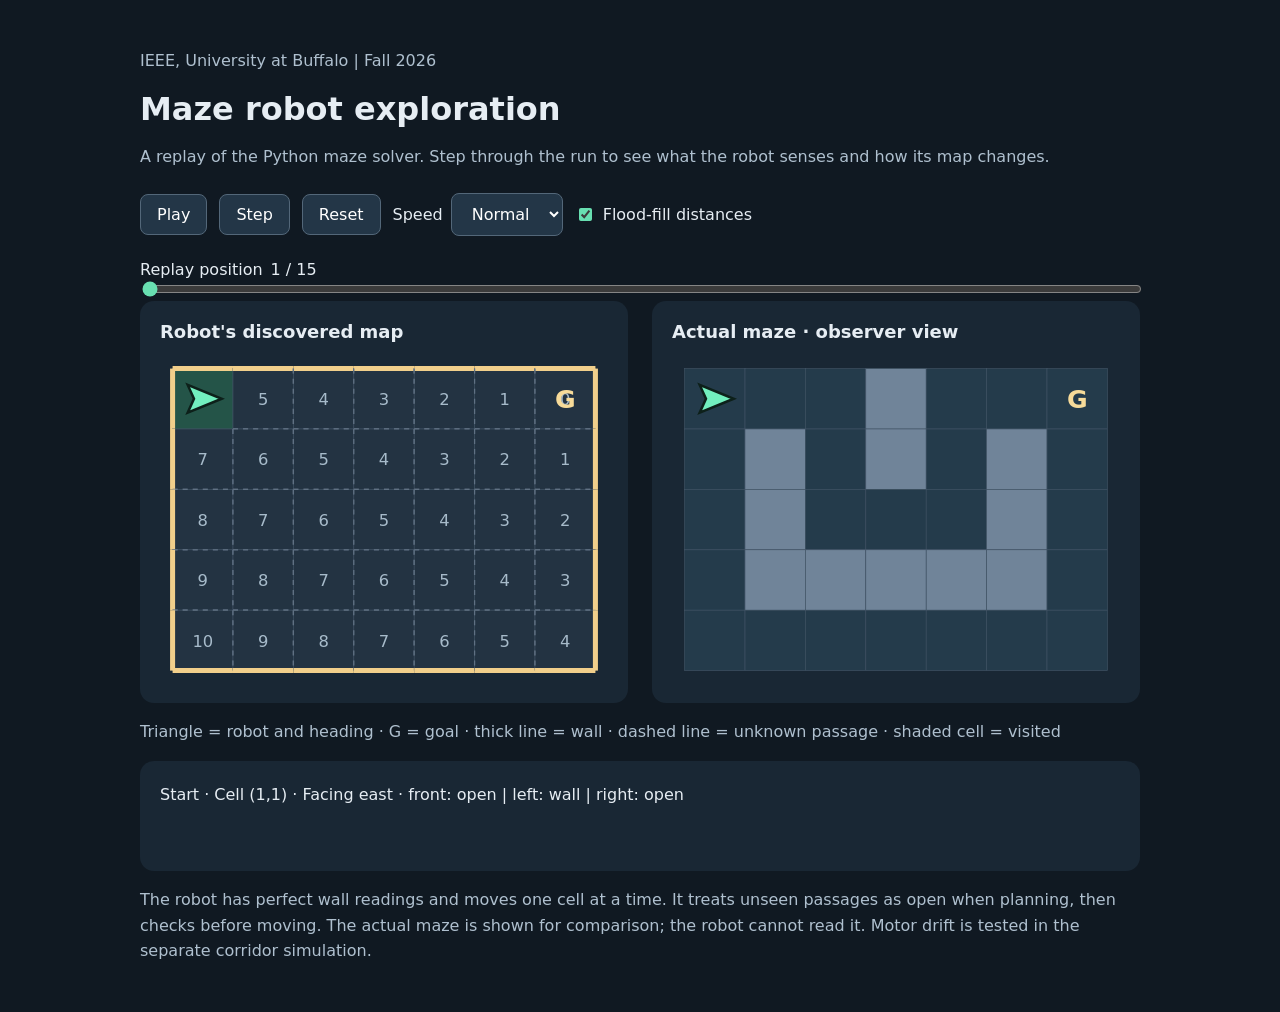
<file: index.html>
<!doctype html>
<html lang="en">
  <head>
    <meta charset="utf-8" />
    <meta name="viewport" content="width=device-width,initial-scale=1" />
    <title>Maze robot exploration</title>
    <style>
      body {
        margin: 0;
        background: #101922;
        color: #e6edf3;
        font:
          16px system-ui,
          sans-serif;
      }
      main {
        max-width: 1000px;
        margin: auto;
        padding: 32px;
      }
      h1 {
        margin: 8px 0;
      }
      p {
        color: #afc0cf;
        line-height: 1.6;
      }
      .controls {
        display: flex;
        gap: 12px;
        align-items: center;
        flex-wrap: wrap;
        margin: 24px 0;
      }
      button,
      select {
        font: inherit;
        padding: 10px 16px;
        border: 1px solid #536779;
        border-radius: 8px;
        background: #233647;
        color: white;
        cursor: pointer;
      }
      button:disabled {
        opacity: 0.45;
        cursor: default;
      }
      input {
        max-width: 100%;
        accent-color: #68dfb1;
      }
      .maps {
        display: grid;
        grid-template-columns: 1fr 1fr;
        gap: 24px;
      }
      .panel {
        padding: 20px;
        background: #192734;
        border-radius: 14px;
      }
      svg {
        width: 100%;
        height: auto;
        display: block;
      }
      h2 {
        font-size: 18px;
        margin: 0 0 14px;
      }
      .status {
        min-height: 70px;
        line-height: 1.7;
      }
      label {
        display: flex;
        gap: 8px;
        align-items: center;
      }
      #progress {
        width: 100%;
      }
      @media (max-width: 650px) {
        main {
          padding: 18px;
        }
        .maps {
          grid-template-columns: 1fr;
        }
      }
    </style>
  </head>
  <body>
    <main>
      <p>IEEE, University at Buffalo | Fall 2026</p>
      <h1>Maze robot exploration</h1>
      <p>
        A replay of the Python maze solver. Step through the run to see what the
        robot senses and how its map changes.
      </p>
      <div class="controls">
        <button id="play">Play</button>
        <button id="step">Step</button>
        <button id="reset">Reset</button>
        <label>
          Speed
          <select id="speed">
            <option value="1000">Slow</option>
            <option value="500" selected>Normal</option>
            <option value="180">Fast</option>
          </select>
        </label>
        <label>
          <input id="numbers" type="checkbox" checked />
          Flood-fill distances
        </label>
      </div>
      <label for="progress">
        Replay position
        <span id="frameLabel"></span>
      </label>
      <input id="progress" type="range" min="0" value="0" />
      <div class="maps">
        <section class="panel">
          <h2>Robot's discovered map</h2>
          <svg
            id="known"
            role="img"
            aria-label="Discovered maze, with robot heading, walls, and flood-fill distances"
          ></svg>
        </section>
        <section class="panel">
          <h2>Actual maze · observer view</h2>
          <svg
            id="actual"
            role="img"
            aria-label="True maze layout, unavailable to the robot planner"
          ></svg>
        </section>
      </div>
      <p>
        Triangle = robot and heading · G = goal · thick line = wall · dashed
        line = unknown passage · shaded cell = visited
      </p>
      <div class="panel status" id="status" aria-live="polite"></div>
      <p>
        The robot has perfect wall readings and moves one cell at a time. It
        treats unseen passages as open when planning, then checks before moving.
        The actual maze is shown for comparison; the robot cannot read it. Motor
        drift is tested in the separate corridor simulation.
      </p>
    </main>
    <script>
      const data = {
        "maze": [
          "#########",
          "#S..#..G#",
          "#.#.#.#.#",
          "#.#...#.#",
          "#.#####.#",
          "#.......#",
          "#########"
        ],
        "start": [
          1,
          1
        ],
        "goal": [
          1,
          7
        ],
        "frames": [
          {
            "position": [
              1,
              1
            ],
            "heading": 1,
            "readings": [
              {
                "sensor": "front",
                "wall": false
              },
              {
                "sensor": "left",
                "wall": true
              },
              {
                "sensor": "right",
                "wall": false
              }
            ],
            "visited": [
              [
                1,
                1
              ]
            ],
            "walls": [
              [
                1,
                1,
                1,
                false
              ],
              [
                1,
                2,
                3,
                false
              ],
              [
                1,
                1,
                0,
                true
              ],
              [
                1,
                1,
                2,
                false
              ],
              [
                2,
                1,
                0,
                false
              ]
            ],
            "distances": [
              [
                1,
                7,
                0
              ],
              [
                2,
                7,
                1
              ],
              [
                1,
                6,
                1
              ],
              [
                3,
                7,
                2
              ],
              [
                2,
                6,
                2
              ],
              [
                1,
                5,
                2
              ],
              [
                4,
                7,
                3
              ],
              [
                3,
                6,
                3
              ],
              [
                2,
                5,
                3
              ],
              [
                1,
                4,
                3
              ],
              [
                5,
                7,
                4
              ],
              [
                4,
                6,
                4
              ],
              [
                3,
                5,
                4
              ],
              [
                2,
                4,
                4
              ],
              [
                1,
                3,
                4
              ],
              [
                5,
                6,
                5
              ],
              [
                4,
                5,
                5
              ],
              [
                3,
                4,
                5
              ],
              [
                2,
                3,
                5
              ],
              [
                1,
                2,
                5
              ],
              [
                5,
                5,
                6
              ],
              [
                4,
                4,
                6
              ],
              [
                3,
                3,
                6
              ],
              [
                2,
                2,
                6
              ],
              [
                1,
                1,
                6
              ],
              [
                5,
                4,
                7
              ],
              [
                4,
                3,
                7
              ],
              [
                3,
                2,
                7
              ],
              [
                2,
                1,
                7
              ],
              [
                5,
                3,
                8
              ],
              [
                4,
                2,
                8
              ],
              [
                3,
                1,
                8
              ],
              [
                5,
                2,
                9
              ],
              [
                4,
                1,
                9
              ],
              [
                5,
                1,
                10
              ]
            ]
          },
          {
            "position": [
              1,
              2
            ],
            "heading": 1,
            "readings": [
              {
                "sensor": "front",
                "wall": false
              },
              {
                "sensor": "left",
                "wall": true
              },
              {
                "sensor": "right",
                "wall": true
              }
            ],
            "visited": [
              [
                1,
                1
              ],
              [
                1,
                2
              ]
            ],
            "walls": [
              [
                1,
                1,
                1,
                false
              ],
              [
                1,
                2,
                3,
                false
              ],
              [
                1,
                1,
                0,
                true
              ],
              [
                1,
                1,
                2,
                false
              ],
              [
                2,
                1,
                0,
                false
              ],
              [
                1,
                2,
                1,
                false
              ],
              [
                1,
                3,
                3,
                false
              ],
              [
                1,
                2,
                0,
                true
              ],
              [
                1,
                2,
                2,
                true
              ],
              [
                2,
                2,
                0,
                true
              ]
            ],
            "distances": [
              [
                1,
                7,
                0
              ],
              [
                2,
                7,
                1
              ],
              [
                1,
                6,
                1
              ],
              [
                3,
                7,
                2
              ],
              [
                2,
                6,
                2
              ],
              [
                1,
                5,
                2
              ],
              [
                4,
                7,
                3
              ],
              [
                3,
                6,
                3
              ],
              [
                2,
                5,
                3
              ],
              [
                1,
                4,
                3
              ],
              [
                5,
                7,
                4
              ],
              [
                4,
                6,
                4
              ],
              [
                3,
                5,
                4
              ],
              [
                2,
                4,
                4
              ],
              [
                1,
                3,
                4
              ],
              [
                5,
                6,
                5
              ],
              [
                4,
                5,
                5
              ],
              [
                3,
                4,
                5
              ],
              [
                2,
                3,
                5
              ],
              [
                1,
                2,
                5
              ],
              [
                5,
                5,
                6
              ],
              [
                4,
                4,
                6
              ],
              [
                3,
                3,
                6
              ],
              [
                2,
                2,
                6
              ],
              [
                1,
                1,
                6
              ],
              [
                5,
                4,
                7
              ],
              [
                4,
                3,
                7
              ],
              [
                3,
                2,
                7
              ],
              [
                2,
                1,
                7
              ],
              [
                5,
                3,
                8
              ],
              [
                4,
                2,
                8
              ],
              [
                3,
                1,
                8
              ],
              [
                5,
                2,
                9
              ],
              [
                4,
                1,
                9
              ],
              [
                5,
                1,
                10
              ]
            ]
          },
          {
            "position": [
              1,
              3
            ],
            "heading": 1,
            "readings": [
              {
                "sensor": "front",
                "wall": true
              },
              {
                "sensor": "left",
                "wall": true
              },
              {
                "sensor": "right",
                "wall": false
              }
            ],
            "visited": [
              [
                1,
                1
              ],
              [
                1,
                2
              ],
              [
                1,
                3
              ]
            ],
            "walls": [
              [
                1,
                1,
                1,
                false
              ],
              [
                1,
                2,
                3,
                false
              ],
              [
                1,
                1,
                0,
                true
              ],
              [
                1,
                1,
                2,
                false
              ],
              [
                2,
                1,
                0,
                false
              ],
              [
                1,
                2,
                1,
                false
              ],
              [
                1,
                3,
                3,
                false
              ],
              [
                1,
                2,
                0,
                true
              ],
              [
                1,
                2,
                2,
                true
              ],
              [
                2,
                2,
                0,
                true
              ],
              [
                1,
                3,
                1,
                true
              ],
              [
                1,
                4,
                3,
                true
              ],
              [
                1,
                3,
                0,
                true
              ],
              [
                1,
                3,
                2,
                false
              ],
              [
                2,
                3,
                0,
                false
              ]
            ],
            "distances": [
              [
                1,
                7,
                0
              ],
              [
                2,
                7,
                1
              ],
              [
                1,
                6,
                1
              ],
              [
                3,
                7,
                2
              ],
              [
                2,
                6,
                2
              ],
              [
                1,
                5,
                2
              ],
              [
                4,
                7,
                3
              ],
              [
                3,
                6,
                3
              ],
              [
                2,
                5,
                3
              ],
              [
                1,
                4,
                3
              ],
              [
                5,
                7,
                4
              ],
              [
                4,
                6,
                4
              ],
              [
                3,
                5,
                4
              ],
              [
                2,
                4,
                4
              ],
              [
                5,
                6,
                5
              ],
              [
                4,
                5,
                5
              ],
              [
                3,
                4,
                5
              ],
              [
                2,
                3,
                5
              ],
              [
                5,
                5,
                6
              ],
              [
                4,
                4,
                6
              ],
              [
                3,
                3,
                6
              ],
              [
                1,
                3,
                6
              ],
              [
                2,
                2,
                6
              ],
              [
                5,
                4,
                7
              ],
              [
                4,
                3,
                7
              ],
              [
                3,
                2,
                7
              ],
              [
                1,
                2,
                7
              ],
              [
                2,
                1,
                7
              ],
              [
                5,
                3,
                8
              ],
              [
                4,
                2,
                8
              ],
              [
                3,
                1,
                8
              ],
              [
                1,
                1,
                8
              ],
              [
                5,
                2,
                9
              ],
              [
                4,
                1,
                9
              ],
              [
                5,
                1,
                10
              ]
            ]
          },
          {
            "position": [
              1,
              3
            ],
            "heading": 2,
            "readings": [
              {
                "sensor": "front",
                "wall": false
              },
              {
                "sensor": "left",
                "wall": true
              },
              {
                "sensor": "right",
                "wall": false
              }
            ],
            "visited": [
              [
                1,
                1
              ],
              [
                1,
                2
              ],
              [
                1,
                3
              ]
            ],
            "walls": [
              [
                1,
                1,
                1,
                false
              ],
              [
                1,
                2,
                3,
                false
              ],
              [
                1,
                1,
                0,
                true
              ],
              [
                1,
                1,
                2,
                false
              ],
              [
                2,
                1,
                0,
                false
              ],
              [
                1,
                2,
                1,
                false
              ],
              [
                1,
                3,
                3,
                false
              ],
              [
                1,
                2,
                0,
                true
              ],
              [
                1,
                2,
                2,
                true
              ],
              [
                2,
                2,
                0,
                true
              ],
              [
                1,
                3,
                1,
                true
              ],
              [
                1,
                4,
                3,
                true
              ],
              [
                1,
                3,
                0,
                true
              ],
              [
                1,
                3,
                2,
                false
              ],
              [
                2,
                3,
                0,
                false
              ]
            ],
            "distances": [
              [
                1,
                7,
                0
              ],
              [
                2,
                7,
                1
              ],
              [
                1,
                6,
                1
              ],
              [
                3,
                7,
                2
              ],
              [
                2,
                6,
                2
              ],
              [
                1,
                5,
                2
              ],
              [
                4,
                7,
                3
              ],
              [
                3,
                6,
                3
              ],
              [
                2,
                5,
                3
              ],
              [
                1,
                4,
                3
              ],
              [
                5,
                7,
                4
              ],
              [
                4,
                6,
                4
              ],
              [
                3,
                5,
                4
              ],
              [
                2,
                4,
                4
              ],
              [
                5,
                6,
                5
              ],
              [
                4,
                5,
                5
              ],
              [
                3,
                4,
                5
              ],
              [
                2,
                3,
                5
              ],
              [
                5,
                5,
                6
              ],
              [
                4,
                4,
                6
              ],
              [
                3,
                3,
                6
              ],
              [
                1,
                3,
                6
              ],
              [
                2,
                2,
                6
              ],
              [
                5,
                4,
                7
              ],
              [
                4,
                3,
                7
              ],
              [
                3,
                2,
                7
              ],
              [
                1,
                2,
                7
              ],
              [
                2,
                1,
                7
              ],
              [
                5,
                3,
                8
              ],
              [
                4,
                2,
                8
              ],
              [
                3,
                1,
                8
              ],
              [
                1,
                1,
                8
              ],
              [
                5,
                2,
                9
              ],
              [
                4,
                1,
                9
              ],
              [
                5,
                1,
                10
              ]
            ]
          },
          {
            "position": [
              2,
              3
            ],
            "heading": 2,
            "readings": [
              {
                "sensor": "front",
                "wall": false
              },
              {
                "sensor": "left",
                "wall": true
              },
              {
                "sensor": "right",
                "wall": true
              }
            ],
            "visited": [
              [
                1,
                1
              ],
              [
                1,
                2
              ],
              [
                1,
                3
              ],
              [
                2,
                3
              ]
            ],
            "walls": [
              [
                1,
                1,
                1,
                false
              ],
              [
                1,
                2,
                3,
                false
              ],
              [
                1,
                1,
                0,
                true
              ],
              [
                1,
                1,
                2,
                false
              ],
              [
                2,
                1,
                0,
                false
              ],
              [
                1,
                2,
                1,
                false
              ],
              [
                1,
                3,
                3,
                false
              ],
              [
                1,
                2,
                0,
                true
              ],
              [
                1,
                2,
                2,
                true
              ],
              [
                2,
                2,
                0,
                true
              ],
              [
                1,
                3,
                1,
                true
              ],
              [
                1,
                4,
                3,
                true
              ],
              [
                1,
                3,
                0,
                true
              ],
              [
                1,
                3,
                2,
                false
              ],
              [
                2,
                3,
                0,
                false
              ],
              [
                2,
                3,
                2,
                false
              ],
              [
                3,
                3,
                0,
                false
              ],
              [
                2,
                3,
                1,
                true
              ],
              [
                2,
                4,
                3,
                true
              ],
              [
                2,
                3,
                3,
                true
              ],
              [
                2,
                2,
                1,
                true
              ]
            ],
            "distances": [
              [
                1,
                7,
                0
              ],
              [
                2,
                7,
                1
              ],
              [
                1,
                6,
                1
              ],
              [
                3,
                7,
                2
              ],
              [
                2,
                6,
                2
              ],
              [
                1,
                5,
                2
              ],
              [
                4,
                7,
                3
              ],
              [
                3,
                6,
                3
              ],
              [
                2,
                5,
                3
              ],
              [
                1,
                4,
                3
              ],
              [
                5,
                7,
                4
              ],
              [
                4,
                6,
                4
              ],
              [
                3,
                5,
                4
              ],
              [
                2,
                4,
                4
              ],
              [
                5,
                6,
                5
              ],
              [
                4,
                5,
                5
              ],
              [
                3,
                4,
                5
              ],
              [
                5,
                5,
                6
              ],
              [
                4,
                4,
                6
              ],
              [
                3,
                3,
                6
              ],
              [
                5,
                4,
                7
              ],
              [
                4,
                3,
                7
              ],
              [
                2,
                3,
                7
              ],
              [
                3,
                2,
                7
              ],
              [
                5,
                3,
                8
              ],
              [
                4,
                2,
                8
              ],
              [
                1,
                3,
                8
              ],
              [
                2,
                2,
                8
              ],
              [
                3,
                1,
                8
              ],
              [
                5,
                2,
                9
              ],
              [
                4,
                1,
                9
              ],
              [
                1,
                2,
                9
              ],
              [
                2,
                1,
                9
              ],
              [
                5,
                1,
                10
              ],
              [
                1,
                1,
                10
              ]
            ]
          },
          {
            "position": [
              3,
              3
            ],
            "heading": 2,
            "readings": [
              {
                "sensor": "front",
                "wall": true
              },
              {
                "sensor": "left",
                "wall": false
              },
              {
                "sensor": "right",
                "wall": true
              }
            ],
            "visited": [
              [
                1,
                1
              ],
              [
                1,
                2
              ],
              [
                1,
                3
              ],
              [
                2,
                3
              ],
              [
                3,
                3
              ]
            ],
            "walls": [
              [
                1,
                1,
                1,
                false
              ],
              [
                1,
                2,
                3,
                false
              ],
              [
                1,
                1,
                0,
                true
              ],
              [
                1,
                1,
                2,
                false
              ],
              [
                2,
                1,
                0,
                false
              ],
              [
                1,
                2,
                1,
                false
              ],
              [
                1,
                3,
                3,
                false
              ],
              [
                1,
                2,
                0,
                true
              ],
              [
                1,
                2,
                2,
                true
              ],
              [
                2,
                2,
                0,
                true
              ],
              [
                1,
                3,
                1,
                true
              ],
              [
                1,
                4,
                3,
                true
              ],
              [
                1,
                3,
                0,
                true
              ],
              [
                1,
                3,
                2,
                false
              ],
              [
                2,
                3,
                0,
                false
              ],
              [
                2,
                3,
                2,
                false
              ],
              [
                3,
                3,
                0,
                false
              ],
              [
                2,
                3,
                1,
                true
              ],
              [
                2,
                4,
                3,
                true
              ],
              [
                2,
                3,
                3,
                true
              ],
              [
                2,
                2,
                1,
                true
              ],
              [
                3,
                3,
                2,
                true
              ],
              [
                4,
                3,
                0,
                true
              ],
              [
                3,
                3,
                1,
                false
              ],
              [
                3,
                4,
                3,
                false
              ],
              [
                3,
                3,
                3,
                true
              ],
              [
                3,
                2,
                1,
                true
              ]
            ],
            "distances": [
              [
                1,
                7,
                0
              ],
              [
                2,
                7,
                1
              ],
              [
                1,
                6,
                1
              ],
              [
                3,
                7,
                2
              ],
              [
                2,
                6,
                2
              ],
              [
                1,
                5,
                2
              ],
              [
                4,
                7,
                3
              ],
              [
                3,
                6,
                3
              ],
              [
                2,
                5,
                3
              ],
              [
                1,
                4,
                3
              ],
              [
                5,
                7,
                4
              ],
              [
                4,
                6,
                4
              ],
              [
                3,
                5,
                4
              ],
              [
                2,
                4,
                4
              ],
              [
                5,
                6,
                5
              ],
              [
                4,
                5,
                5
              ],
              [
                3,
                4,
                5
              ],
              [
                5,
                5,
                6
              ],
              [
                4,
                4,
                6
              ],
              [
                3,
                3,
                6
              ],
              [
                5,
                4,
                7
              ],
              [
                4,
                3,
                7
              ],
              [
                2,
                3,
                7
              ],
              [
                5,
                3,
                8
              ],
              [
                4,
                2,
                8
              ],
              [
                1,
                3,
                8
              ],
              [
                5,
                2,
                9
              ],
              [
                3,
                2,
                9
              ],
              [
                4,
                1,
                9
              ],
              [
                1,
                2,
                9
              ],
              [
                5,
                1,
                10
              ],
              [
                2,
                2,
                10
              ],
              [
                3,
                1,
                10
              ],
              [
                1,
                1,
                10
              ],
              [
                2,
                1,
                11
              ]
            ]
          },
          {
            "position": [
              3,
              3
            ],
            "heading": 1,
            "readings": [
              {
                "sensor": "front",
                "wall": false
              },
              {
                "sensor": "left",
                "wall": false
              },
              {
                "sensor": "right",
                "wall": true
              }
            ],
            "visited": [
              [
                1,
                1
              ],
              [
                1,
                2
              ],
              [
                1,
                3
              ],
              [
                2,
                3
              ],
              [
                3,
                3
              ]
            ],
            "walls": [
              [
                1,
                1,
                1,
                false
              ],
              [
                1,
                2,
                3,
                false
              ],
              [
                1,
                1,
                0,
                true
              ],
              [
                1,
                1,
                2,
                false
              ],
              [
                2,
                1,
                0,
                false
              ],
              [
                1,
                2,
                1,
                false
              ],
              [
                1,
                3,
                3,
                false
              ],
              [
                1,
                2,
                0,
                true
              ],
              [
                1,
                2,
                2,
                true
              ],
              [
                2,
                2,
                0,
                true
              ],
              [
                1,
                3,
                1,
                true
              ],
              [
                1,
                4,
                3,
                true
              ],
              [
                1,
                3,
                0,
                true
              ],
              [
                1,
                3,
                2,
                false
              ],
              [
                2,
                3,
                0,
                false
              ],
              [
                2,
                3,
                2,
                false
              ],
              [
                3,
                3,
                0,
                false
              ],
              [
                2,
                3,
                1,
                true
              ],
              [
                2,
                4,
                3,
                true
              ],
              [
                2,
                3,
                3,
                true
              ],
              [
                2,
                2,
                1,
                true
              ],
              [
                3,
                3,
                2,
                true
              ],
              [
                4,
                3,
                0,
                true
              ],
              [
                3,
                3,
                1,
                false
              ],
              [
                3,
                4,
                3,
                false
              ],
              [
                3,
                3,
                3,
                true
              ],
              [
                3,
                2,
                1,
                true
              ]
            ],
            "distances": [
              [
                1,
                7,
                0
              ],
              [
                2,
                7,
                1
              ],
              [
                1,
                6,
                1
              ],
              [
                3,
                7,
                2
              ],
              [
                2,
                6,
                2
              ],
              [
                1,
                5,
                2
              ],
              [
                4,
                7,
                3
              ],
              [
                3,
                6,
                3
              ],
              [
                2,
                5,
                3
              ],
              [
                1,
                4,
                3
              ],
              [
                5,
                7,
                4
              ],
              [
                4,
                6,
                4
              ],
              [
                3,
                5,
                4
              ],
              [
                2,
                4,
                4
              ],
              [
                5,
                6,
                5
              ],
              [
                4,
                5,
                5
              ],
              [
                3,
                4,
                5
              ],
              [
                5,
                5,
                6
              ],
              [
                4,
                4,
                6
              ],
              [
                3,
                3,
                6
              ],
              [
                5,
                4,
                7
              ],
              [
                4,
                3,
                7
              ],
              [
                2,
                3,
                7
              ],
              [
                5,
                3,
                8
              ],
              [
                4,
                2,
                8
              ],
              [
                1,
                3,
                8
              ],
              [
                5,
                2,
                9
              ],
              [
                3,
                2,
                9
              ],
              [
                4,
                1,
                9
              ],
              [
                1,
                2,
                9
              ],
              [
                5,
                1,
                10
              ],
              [
                2,
                2,
                10
              ],
              [
                3,
                1,
                10
              ],
              [
                1,
                1,
                10
              ],
              [
                2,
                1,
                11
              ]
            ]
          },
          {
            "position": [
              3,
              4
            ],
            "heading": 1,
            "readings": [
              {
                "sensor": "front",
                "wall": false
              },
              {
                "sensor": "left",
                "wall": true
              },
              {
                "sensor": "right",
                "wall": true
              }
            ],
            "visited": [
              [
                1,
                1
              ],
              [
                1,
                2
              ],
              [
                1,
                3
              ],
              [
                2,
                3
              ],
              [
                3,
                3
              ],
              [
                3,
                4
              ]
            ],
            "walls": [
              [
                1,
                1,
                1,
                false
              ],
              [
                1,
                2,
                3,
                false
              ],
              [
                1,
                1,
                0,
                true
              ],
              [
                1,
                1,
                2,
                false
              ],
              [
                2,
                1,
                0,
                false
              ],
              [
                1,
                2,
                1,
                false
              ],
              [
                1,
                3,
                3,
                false
              ],
              [
                1,
                2,
                0,
                true
              ],
              [
                1,
                2,
                2,
                true
              ],
              [
                2,
                2,
                0,
                true
              ],
              [
                1,
                3,
                1,
                true
              ],
              [
                1,
                4,
                3,
                true
              ],
              [
                1,
                3,
                0,
                true
              ],
              [
                1,
                3,
                2,
                false
              ],
              [
                2,
                3,
                0,
                false
              ],
              [
                2,
                3,
                2,
                false
              ],
              [
                3,
                3,
                0,
                false
              ],
              [
                2,
                3,
                1,
                true
              ],
              [
                2,
                4,
                3,
                true
              ],
              [
                2,
                3,
                3,
                true
              ],
              [
                2,
                2,
                1,
                true
              ],
              [
                3,
                3,
                2,
                true
              ],
              [
                4,
                3,
                0,
                true
              ],
              [
                3,
                3,
                1,
                false
              ],
              [
                3,
                4,
                3,
                false
              ],
              [
                3,
                3,
                3,
                true
              ],
              [
                3,
                2,
                1,
                true
              ],
              [
                3,
                4,
                1,
                false
              ],
              [
                3,
                5,
                3,
                false
              ],
              [
                3,
                4,
                0,
                true
              ],
              [
                2,
                4,
                2,
                true
              ],
              [
                3,
                4,
                2,
                true
              ],
              [
                4,
                4,
                0,
                true
              ]
            ],
            "distances": [
              [
                1,
                7,
                0
              ],
              [
                2,
                7,
                1
              ],
              [
                1,
                6,
                1
              ],
              [
                3,
                7,
                2
              ],
              [
                2,
                6,
                2
              ],
              [
                1,
                5,
                2
              ],
              [
                4,
                7,
                3
              ],
              [
                3,
                6,
                3
              ],
              [
                2,
                5,
                3
              ],
              [
                1,
                4,
                3
              ],
              [
                5,
                7,
                4
              ],
              [
                4,
                6,
                4
              ],
              [
                3,
                5,
                4
              ],
              [
                2,
                4,
                4
              ],
              [
                5,
                6,
                5
              ],
              [
                4,
                5,
                5
              ],
              [
                3,
                4,
                5
              ],
              [
                5,
                5,
                6
              ],
              [
                4,
                4,
                6
              ],
              [
                3,
                3,
                6
              ],
              [
                5,
                4,
                7
              ],
              [
                4,
                3,
                7
              ],
              [
                2,
                3,
                7
              ],
              [
                5,
                3,
                8
              ],
              [
                4,
                2,
                8
              ],
              [
                1,
                3,
                8
              ],
              [
                5,
                2,
                9
              ],
              [
                3,
                2,
                9
              ],
              [
                4,
                1,
                9
              ],
              [
                1,
                2,
                9
              ],
              [
                5,
                1,
                10
              ],
              [
                2,
                2,
                10
              ],
              [
                3,
                1,
                10
              ],
              [
                1,
                1,
                10
              ],
              [
                2,
                1,
                11
              ]
            ]
          },
          {
            "position": [
              3,
              5
            ],
            "heading": 1,
            "readings": [
              {
                "sensor": "front",
                "wall": true
              },
              {
                "sensor": "left",
                "wall": false
              },
              {
                "sensor": "right",
                "wall": true
              }
            ],
            "visited": [
              [
                1,
                1
              ],
              [
                1,
                2
              ],
              [
                1,
                3
              ],
              [
                2,
                3
              ],
              [
                3,
                3
              ],
              [
                3,
                4
              ],
              [
                3,
                5
              ]
            ],
            "walls": [
              [
                1,
                1,
                1,
                false
              ],
              [
                1,
                2,
                3,
                false
              ],
              [
                1,
                1,
                0,
                true
              ],
              [
                1,
                1,
                2,
                false
              ],
              [
                2,
                1,
                0,
                false
              ],
              [
                1,
                2,
                1,
                false
              ],
              [
                1,
                3,
                3,
                false
              ],
              [
                1,
                2,
                0,
                true
              ],
              [
                1,
                2,
                2,
                true
              ],
              [
                2,
                2,
                0,
                true
              ],
              [
                1,
                3,
                1,
                true
              ],
              [
                1,
                4,
                3,
                true
              ],
              [
                1,
                3,
                0,
                true
              ],
              [
                1,
                3,
                2,
                false
              ],
              [
                2,
                3,
                0,
                false
              ],
              [
                2,
                3,
                2,
                false
              ],
              [
                3,
                3,
                0,
                false
              ],
              [
                2,
                3,
                1,
                true
              ],
              [
                2,
                4,
                3,
                true
              ],
              [
                2,
                3,
                3,
                true
              ],
              [
                2,
                2,
                1,
                true
              ],
              [
                3,
                3,
                2,
                true
              ],
              [
                4,
                3,
                0,
                true
              ],
              [
                3,
                3,
                1,
                false
              ],
              [
                3,
                4,
                3,
                false
              ],
              [
                3,
                3,
                3,
                true
              ],
              [
                3,
                2,
                1,
                true
              ],
              [
                3,
                4,
                1,
                false
              ],
              [
                3,
                5,
                3,
                false
              ],
              [
                3,
                4,
                0,
                true
              ],
              [
                2,
                4,
                2,
                true
              ],
              [
                3,
                4,
                2,
                true
              ],
              [
                4,
                4,
                0,
                true
              ],
              [
                3,
                5,
                1,
                true
              ],
              [
                3,
                6,
                3,
                true
              ],
              [
                3,
                5,
                0,
                false
              ],
              [
                2,
                5,
                2,
                false
              ],
              [
                3,
                5,
                2,
                true
              ],
              [
                4,
                5,
                0,
                true
              ]
            ],
            "distances": [
              [
                1,
                7,
                0
              ],
              [
                2,
                7,
                1
              ],
              [
                1,
                6,
                1
              ],
              [
                3,
                7,
                2
              ],
              [
                2,
                6,
                2
              ],
              [
                1,
                5,
                2
              ],
              [
                4,
                7,
                3
              ],
              [
                3,
                6,
                3
              ],
              [
                2,
                5,
                3
              ],
              [
                1,
                4,
                3
              ],
              [
                5,
                7,
                4
              ],
              [
                4,
                6,
                4
              ],
              [
                3,
                5,
                4
              ],
              [
                2,
                4,
                4
              ],
              [
                5,
                6,
                5
              ],
              [
                4,
                5,
                5
              ],
              [
                3,
                4,
                5
              ],
              [
                5,
                5,
                6
              ],
              [
                4,
                4,
                6
              ],
              [
                3,
                3,
                6
              ],
              [
                5,
                4,
                7
              ],
              [
                4,
                3,
                7
              ],
              [
                2,
                3,
                7
              ],
              [
                5,
                3,
                8
              ],
              [
                4,
                2,
                8
              ],
              [
                1,
                3,
                8
              ],
              [
                5,
                2,
                9
              ],
              [
                3,
                2,
                9
              ],
              [
                4,
                1,
                9
              ],
              [
                1,
                2,
                9
              ],
              [
                5,
                1,
                10
              ],
              [
                2,
                2,
                10
              ],
              [
                3,
                1,
                10
              ],
              [
                1,
                1,
                10
              ],
              [
                2,
                1,
                11
              ]
            ]
          },
          {
            "position": [
              3,
              5
            ],
            "heading": 0,
            "readings": [
              {
                "sensor": "front",
                "wall": false
              },
              {
                "sensor": "left",
                "wall": false
              },
              {
                "sensor": "right",
                "wall": true
              }
            ],
            "visited": [
              [
                1,
                1
              ],
              [
                1,
                2
              ],
              [
                1,
                3
              ],
              [
                2,
                3
              ],
              [
                3,
                3
              ],
              [
                3,
                4
              ],
              [
                3,
                5
              ]
            ],
            "walls": [
              [
                1,
                1,
                1,
                false
              ],
              [
                1,
                2,
                3,
                false
              ],
              [
                1,
                1,
                0,
                true
              ],
              [
                1,
                1,
                2,
                false
              ],
              [
                2,
                1,
                0,
                false
              ],
              [
                1,
                2,
                1,
                false
              ],
              [
                1,
                3,
                3,
                false
              ],
              [
                1,
                2,
                0,
                true
              ],
              [
                1,
                2,
                2,
                true
              ],
              [
                2,
                2,
                0,
                true
              ],
              [
                1,
                3,
                1,
                true
              ],
              [
                1,
                4,
                3,
                true
              ],
              [
                1,
                3,
                0,
                true
              ],
              [
                1,
                3,
                2,
                false
              ],
              [
                2,
                3,
                0,
                false
              ],
              [
                2,
                3,
                2,
                false
              ],
              [
                3,
                3,
                0,
                false
              ],
              [
                2,
                3,
                1,
                true
              ],
              [
                2,
                4,
                3,
                true
              ],
              [
                2,
                3,
                3,
                true
              ],
              [
                2,
                2,
                1,
                true
              ],
              [
                3,
                3,
                2,
                true
              ],
              [
                4,
                3,
                0,
                true
              ],
              [
                3,
                3,
                1,
                false
              ],
              [
                3,
                4,
                3,
                false
              ],
              [
                3,
                3,
                3,
                true
              ],
              [
                3,
                2,
                1,
                true
              ],
              [
                3,
                4,
                1,
                false
              ],
              [
                3,
                5,
                3,
                false
              ],
              [
                3,
                4,
                0,
                true
              ],
              [
                2,
                4,
                2,
                true
              ],
              [
                3,
                4,
                2,
                true
              ],
              [
                4,
                4,
                0,
                true
              ],
              [
                3,
                5,
                1,
                true
              ],
              [
                3,
                6,
                3,
                true
              ],
              [
                3,
                5,
                0,
                false
              ],
              [
                2,
                5,
                2,
                false
              ],
              [
                3,
                5,
                2,
                true
              ],
              [
                4,
                5,
                0,
                true
              ]
            ],
            "distances": [
              [
                1,
                7,
                0
              ],
              [
                2,
                7,
                1
              ],
              [
                1,
                6,
                1
              ],
              [
                3,
                7,
                2
              ],
              [
                2,
                6,
                2
              ],
              [
                1,
                5,
                2
              ],
              [
                4,
                7,
                3
              ],
              [
                3,
                6,
                3
              ],
              [
                2,
                5,
                3
              ],
              [
                1,
                4,
                3
              ],
              [
                5,
                7,
                4
              ],
              [
                4,
                6,
                4
              ],
              [
                3,
                5,
                4
              ],
              [
                2,
                4,
                4
              ],
              [
                5,
                6,
                5
              ],
              [
                4,
                5,
                5
              ],
              [
                3,
                4,
                5
              ],
              [
                5,
                5,
                6
              ],
              [
                4,
                4,
                6
              ],
              [
                3,
                3,
                6
              ],
              [
                5,
                4,
                7
              ],
              [
                4,
                3,
                7
              ],
              [
                2,
                3,
                7
              ],
              [
                5,
                3,
                8
              ],
              [
                4,
                2,
                8
              ],
              [
                1,
                3,
                8
              ],
              [
                5,
                2,
                9
              ],
              [
                3,
                2,
                9
              ],
              [
                4,
                1,
                9
              ],
              [
                1,
                2,
                9
              ],
              [
                5,
                1,
                10
              ],
              [
                2,
                2,
                10
              ],
              [
                3,
                1,
                10
              ],
              [
                1,
                1,
                10
              ],
              [
                2,
                1,
                11
              ]
            ]
          },
          {
            "position": [
              2,
              5
            ],
            "heading": 0,
            "readings": [
              {
                "sensor": "front",
                "wall": false
              },
              {
                "sensor": "left",
                "wall": true
              },
              {
                "sensor": "right",
                "wall": true
              }
            ],
            "visited": [
              [
                1,
                1
              ],
              [
                1,
                2
              ],
              [
                1,
                3
              ],
              [
                2,
                3
              ],
              [
                2,
                5
              ],
              [
                3,
                3
              ],
              [
                3,
                4
              ],
              [
                3,
                5
              ]
            ],
            "walls": [
              [
                1,
                1,
                1,
                false
              ],
              [
                1,
                2,
                3,
                false
              ],
              [
                1,
                1,
                0,
                true
              ],
              [
                1,
                1,
                2,
                false
              ],
              [
                2,
                1,
                0,
                false
              ],
              [
                1,
                2,
                1,
                false
              ],
              [
                1,
                3,
                3,
                false
              ],
              [
                1,
                2,
                0,
                true
              ],
              [
                1,
                2,
                2,
                true
              ],
              [
                2,
                2,
                0,
                true
              ],
              [
                1,
                3,
                1,
                true
              ],
              [
                1,
                4,
                3,
                true
              ],
              [
                1,
                3,
                0,
                true
              ],
              [
                1,
                3,
                2,
                false
              ],
              [
                2,
                3,
                0,
                false
              ],
              [
                2,
                3,
                2,
                false
              ],
              [
                3,
                3,
                0,
                false
              ],
              [
                2,
                3,
                1,
                true
              ],
              [
                2,
                4,
                3,
                true
              ],
              [
                2,
                3,
                3,
                true
              ],
              [
                2,
                2,
                1,
                true
              ],
              [
                3,
                3,
                2,
                true
              ],
              [
                4,
                3,
                0,
                true
              ],
              [
                3,
                3,
                1,
                false
              ],
              [
                3,
                4,
                3,
                false
              ],
              [
                3,
                3,
                3,
                true
              ],
              [
                3,
                2,
                1,
                true
              ],
              [
                3,
                4,
                1,
                false
              ],
              [
                3,
                5,
                3,
                false
              ],
              [
                3,
                4,
                0,
                true
              ],
              [
                2,
                4,
                2,
                true
              ],
              [
                3,
                4,
                2,
                true
              ],
              [
                4,
                4,
                0,
                true
              ],
              [
                3,
                5,
                1,
                true
              ],
              [
                3,
                6,
                3,
                true
              ],
              [
                3,
                5,
                0,
                false
              ],
              [
                2,
                5,
                2,
                false
              ],
              [
                3,
                5,
                2,
                true
              ],
              [
                4,
                5,
                0,
                true
              ],
              [
                2,
                5,
                0,
                false
              ],
              [
                1,
                5,
                2,
                false
              ],
              [
                2,
                5,
                3,
                true
              ],
              [
                2,
                4,
                1,
                true
              ],
              [
                2,
                5,
                1,
                true
              ],
              [
                2,
                6,
                3,
                true
              ]
            ],
            "distances": [
              [
                1,
                7,
                0
              ],
              [
                2,
                7,
                1
              ],
              [
                1,
                6,
                1
              ],
              [
                3,
                7,
                2
              ],
              [
                2,
                6,
                2
              ],
              [
                1,
                5,
                2
              ],
              [
                4,
                7,
                3
              ],
              [
                3,
                6,
                3
              ],
              [
                2,
                5,
                3
              ],
              [
                1,
                4,
                3
              ],
              [
                5,
                7,
                4
              ],
              [
                4,
                6,
                4
              ],
              [
                3,
                5,
                4
              ],
              [
                2,
                4,
                4
              ],
              [
                5,
                6,
                5
              ],
              [
                4,
                5,
                5
              ],
              [
                3,
                4,
                5
              ],
              [
                5,
                5,
                6
              ],
              [
                4,
                4,
                6
              ],
              [
                3,
                3,
                6
              ],
              [
                5,
                4,
                7
              ],
              [
                4,
                3,
                7
              ],
              [
                2,
                3,
                7
              ],
              [
                5,
                3,
                8
              ],
              [
                4,
                2,
                8
              ],
              [
                1,
                3,
                8
              ],
              [
                5,
                2,
                9
              ],
              [
                3,
                2,
                9
              ],
              [
                4,
                1,
                9
              ],
              [
                1,
                2,
                9
              ],
              [
                5,
                1,
                10
              ],
              [
                2,
                2,
                10
              ],
              [
                3,
                1,
                10
              ],
              [
                1,
                1,
                10
              ],
              [
                2,
                1,
                11
              ]
            ]
          },
          {
            "position": [
              1,
              5
            ],
            "heading": 0,
            "readings": [
              {
                "sensor": "front",
                "wall": true
              },
              {
                "sensor": "left",
                "wall": true
              },
              {
                "sensor": "right",
                "wall": false
              }
            ],
            "visited": [
              [
                1,
                1
              ],
              [
                1,
                2
              ],
              [
                1,
                3
              ],
              [
                1,
                5
              ],
              [
                2,
                3
              ],
              [
                2,
                5
              ],
              [
                3,
                3
              ],
              [
                3,
                4
              ],
              [
                3,
                5
              ]
            ],
            "walls": [
              [
                1,
                1,
                1,
                false
              ],
              [
                1,
                2,
                3,
                false
              ],
              [
                1,
                1,
                0,
                true
              ],
              [
                1,
                1,
                2,
                false
              ],
              [
                2,
                1,
                0,
                false
              ],
              [
                1,
                2,
                1,
                false
              ],
              [
                1,
                3,
                3,
                false
              ],
              [
                1,
                2,
                0,
                true
              ],
              [
                1,
                2,
                2,
                true
              ],
              [
                2,
                2,
                0,
                true
              ],
              [
                1,
                3,
                1,
                true
              ],
              [
                1,
                4,
                3,
                true
              ],
              [
                1,
                3,
                0,
                true
              ],
              [
                1,
                3,
                2,
                false
              ],
              [
                2,
                3,
                0,
                false
              ],
              [
                2,
                3,
                2,
                false
              ],
              [
                3,
                3,
                0,
                false
              ],
              [
                2,
                3,
                1,
                true
              ],
              [
                2,
                4,
                3,
                true
              ],
              [
                2,
                3,
                3,
                true
              ],
              [
                2,
                2,
                1,
                true
              ],
              [
                3,
                3,
                2,
                true
              ],
              [
                4,
                3,
                0,
                true
              ],
              [
                3,
                3,
                1,
                false
              ],
              [
                3,
                4,
                3,
                false
              ],
              [
                3,
                3,
                3,
                true
              ],
              [
                3,
                2,
                1,
                true
              ],
              [
                3,
                4,
                1,
                false
              ],
              [
                3,
                5,
                3,
                false
              ],
              [
                3,
                4,
                0,
                true
              ],
              [
                2,
                4,
                2,
                true
              ],
              [
                3,
                4,
                2,
                true
              ],
              [
                4,
                4,
                0,
                true
              ],
              [
                3,
                5,
                1,
                true
              ],
              [
                3,
                6,
                3,
                true
              ],
              [
                3,
                5,
                0,
                false
              ],
              [
                2,
                5,
                2,
                false
              ],
              [
                3,
                5,
                2,
                true
              ],
              [
                4,
                5,
                0,
                true
              ],
              [
                2,
                5,
                0,
                false
              ],
              [
                1,
                5,
                2,
                false
              ],
              [
                2,
                5,
                3,
                true
              ],
              [
                2,
                4,
                1,
                true
              ],
              [
                2,
                5,
                1,
                true
              ],
              [
                2,
                6,
                3,
                true
              ],
              [
                1,
                5,
                0,
                true
              ],
              [
                1,
                5,
                3,
                true
              ],
              [
                1,
                4,
                1,
                true
              ],
              [
                1,
                5,
                1,
                false
              ],
              [
                1,
                6,
                3,
                false
              ]
            ],
            "distances": [
              [
                1,
                7,
                0
              ],
              [
                2,
                7,
                1
              ],
              [
                1,
                6,
                1
              ],
              [
                3,
                7,
                2
              ],
              [
                2,
                6,
                2
              ],
              [
                1,
                5,
                2
              ],
              [
                4,
                7,
                3
              ],
              [
                3,
                6,
                3
              ],
              [
                2,
                5,
                3
              ],
              [
                5,
                7,
                4
              ],
              [
                4,
                6,
                4
              ],
              [
                3,
                5,
                4
              ],
              [
                5,
                6,
                5
              ],
              [
                4,
                5,
                5
              ],
              [
                3,
                4,
                5
              ],
              [
                5,
                5,
                6
              ],
              [
                4,
                4,
                6
              ],
              [
                3,
                3,
                6
              ],
              [
                5,
                4,
                7
              ],
              [
                4,
                3,
                7
              ],
              [
                2,
                3,
                7
              ],
              [
                5,
                3,
                8
              ],
              [
                4,
                2,
                8
              ],
              [
                1,
                3,
                8
              ],
              [
                5,
                2,
                9
              ],
              [
                3,
                2,
                9
              ],
              [
                4,
                1,
                9
              ],
              [
                1,
                2,
                9
              ],
              [
                5,
                1,
                10
              ],
              [
                2,
                2,
                10
              ],
              [
                3,
                1,
                10
              ],
              [
                1,
                1,
                10
              ],
              [
                2,
                1,
                11
              ]
            ]
          },
          {
            "position": [
              1,
              5
            ],
            "heading": 1,
            "readings": [
              {
                "sensor": "front",
                "wall": false
              },
              {
                "sensor": "left",
                "wall": true
              },
              {
                "sensor": "right",
                "wall": false
              }
            ],
            "visited": [
              [
                1,
                1
              ],
              [
                1,
                2
              ],
              [
                1,
                3
              ],
              [
                1,
                5
              ],
              [
                2,
                3
              ],
              [
                2,
                5
              ],
              [
                3,
                3
              ],
              [
                3,
                4
              ],
              [
                3,
                5
              ]
            ],
            "walls": [
              [
                1,
                1,
                1,
                false
              ],
              [
                1,
                2,
                3,
                false
              ],
              [
                1,
                1,
                0,
                true
              ],
              [
                1,
                1,
                2,
                false
              ],
              [
                2,
                1,
                0,
                false
              ],
              [
                1,
                2,
                1,
                false
              ],
              [
                1,
                3,
                3,
                false
              ],
              [
                1,
                2,
                0,
                true
              ],
              [
                1,
                2,
                2,
                true
              ],
              [
                2,
                2,
                0,
                true
              ],
              [
                1,
                3,
                1,
                true
              ],
              [
                1,
                4,
                3,
                true
              ],
              [
                1,
                3,
                0,
                true
              ],
              [
                1,
                3,
                2,
                false
              ],
              [
                2,
                3,
                0,
                false
              ],
              [
                2,
                3,
                2,
                false
              ],
              [
                3,
                3,
                0,
                false
              ],
              [
                2,
                3,
                1,
                true
              ],
              [
                2,
                4,
                3,
                true
              ],
              [
                2,
                3,
                3,
                true
              ],
              [
                2,
                2,
                1,
                true
              ],
              [
                3,
                3,
                2,
                true
              ],
              [
                4,
                3,
                0,
                true
              ],
              [
                3,
                3,
                1,
                false
              ],
              [
                3,
                4,
                3,
                false
              ],
              [
                3,
                3,
                3,
                true
              ],
              [
                3,
                2,
                1,
                true
              ],
              [
                3,
                4,
                1,
                false
              ],
              [
                3,
                5,
                3,
                false
              ],
              [
                3,
                4,
                0,
                true
              ],
              [
                2,
                4,
                2,
                true
              ],
              [
                3,
                4,
                2,
                true
              ],
              [
                4,
                4,
                0,
                true
              ],
              [
                3,
                5,
                1,
                true
              ],
              [
                3,
                6,
                3,
                true
              ],
              [
                3,
                5,
                0,
                false
              ],
              [
                2,
                5,
                2,
                false
              ],
              [
                3,
                5,
                2,
                true
              ],
              [
                4,
                5,
                0,
                true
              ],
              [
                2,
                5,
                0,
                false
              ],
              [
                1,
                5,
                2,
                false
              ],
              [
                2,
                5,
                3,
                true
              ],
              [
                2,
                4,
                1,
                true
              ],
              [
                2,
                5,
                1,
                true
              ],
              [
                2,
                6,
                3,
                true
              ],
              [
                1,
                5,
                0,
                true
              ],
              [
                1,
                5,
                3,
                true
              ],
              [
                1,
                4,
                1,
                true
              ],
              [
                1,
                5,
                1,
                false
              ],
              [
                1,
                6,
                3,
                false
              ]
            ],
            "distances": [
              [
                1,
                7,
                0
              ],
              [
                2,
                7,
                1
              ],
              [
                1,
                6,
                1
              ],
              [
                3,
                7,
                2
              ],
              [
                2,
                6,
                2
              ],
              [
                1,
                5,
                2
              ],
              [
                4,
                7,
                3
              ],
              [
                3,
                6,
                3
              ],
              [
                2,
                5,
                3
              ],
              [
                5,
                7,
                4
              ],
              [
                4,
                6,
                4
              ],
              [
                3,
                5,
                4
              ],
              [
                5,
                6,
                5
              ],
              [
                4,
                5,
                5
              ],
              [
                3,
                4,
                5
              ],
              [
                5,
                5,
                6
              ],
              [
                4,
                4,
                6
              ],
              [
                3,
                3,
                6
              ],
              [
                5,
                4,
                7
              ],
              [
                4,
                3,
                7
              ],
              [
                2,
                3,
                7
              ],
              [
                5,
                3,
                8
              ],
              [
                4,
                2,
                8
              ],
              [
                1,
                3,
                8
              ],
              [
                5,
                2,
                9
              ],
              [
                3,
                2,
                9
              ],
              [
                4,
                1,
                9
              ],
              [
                1,
                2,
                9
              ],
              [
                5,
                1,
                10
              ],
              [
                2,
                2,
                10
              ],
              [
                3,
                1,
                10
              ],
              [
                1,
                1,
                10
              ],
              [
                2,
                1,
                11
              ]
            ]
          },
          {
            "position": [
              1,
              6
            ],
            "heading": 1,
            "readings": [
              {
                "sensor": "front",
                "wall": false
              },
              {
                "sensor": "left",
                "wall": true
              },
              {
                "sensor": "right",
                "wall": true
              }
            ],
            "visited": [
              [
                1,
                1
              ],
              [
                1,
                2
              ],
              [
                1,
                3
              ],
              [
                1,
                5
              ],
              [
                1,
                6
              ],
              [
                2,
                3
              ],
              [
                2,
                5
              ],
              [
                3,
                3
              ],
              [
                3,
                4
              ],
              [
                3,
                5
              ]
            ],
            "walls": [
              [
                1,
                1,
                1,
                false
              ],
              [
                1,
                2,
                3,
                false
              ],
              [
                1,
                1,
                0,
                true
              ],
              [
                1,
                1,
                2,
                false
              ],
              [
                2,
                1,
                0,
                false
              ],
              [
                1,
                2,
                1,
                false
              ],
              [
                1,
                3,
                3,
                false
              ],
              [
                1,
                2,
                0,
                true
              ],
              [
                1,
                2,
                2,
                true
              ],
              [
                2,
                2,
                0,
                true
              ],
              [
                1,
                3,
                1,
                true
              ],
              [
                1,
                4,
                3,
                true
              ],
              [
                1,
                3,
                0,
                true
              ],
              [
                1,
                3,
                2,
                false
              ],
              [
                2,
                3,
                0,
                false
              ],
              [
                2,
                3,
                2,
                false
              ],
              [
                3,
                3,
                0,
                false
              ],
              [
                2,
                3,
                1,
                true
              ],
              [
                2,
                4,
                3,
                true
              ],
              [
                2,
                3,
                3,
                true
              ],
              [
                2,
                2,
                1,
                true
              ],
              [
                3,
                3,
                2,
                true
              ],
              [
                4,
                3,
                0,
                true
              ],
              [
                3,
                3,
                1,
                false
              ],
              [
                3,
                4,
                3,
                false
              ],
              [
                3,
                3,
                3,
                true
              ],
              [
                3,
                2,
                1,
                true
              ],
              [
                3,
                4,
                1,
                false
              ],
              [
                3,
                5,
                3,
                false
              ],
              [
                3,
                4,
                0,
                true
              ],
              [
                2,
                4,
                2,
                true
              ],
              [
                3,
                4,
                2,
                true
              ],
              [
                4,
                4,
                0,
                true
              ],
              [
                3,
                5,
                1,
                true
              ],
              [
                3,
                6,
                3,
                true
              ],
              [
                3,
                5,
                0,
                false
              ],
              [
                2,
                5,
                2,
                false
              ],
              [
                3,
                5,
                2,
                true
              ],
              [
                4,
                5,
                0,
                true
              ],
              [
                2,
                5,
                0,
                false
              ],
              [
                1,
                5,
                2,
                false
              ],
              [
                2,
                5,
                3,
                true
              ],
              [
                2,
                4,
                1,
                true
              ],
              [
                2,
                5,
                1,
                true
              ],
              [
                2,
                6,
                3,
                true
              ],
              [
                1,
                5,
                0,
                true
              ],
              [
                1,
                5,
                3,
                true
              ],
              [
                1,
                4,
                1,
                true
              ],
              [
                1,
                5,
                1,
                false
              ],
              [
                1,
                6,
                3,
                false
              ],
              [
                1,
                6,
                1,
                false
              ],
              [
                1,
                7,
                3,
                false
              ],
              [
                1,
                6,
                0,
                true
              ],
              [
                1,
                6,
                2,
                true
              ],
              [
                2,
                6,
                0,
                true
              ]
            ],
            "distances": [
              [
                1,
                7,
                0
              ],
              [
                2,
                7,
                1
              ],
              [
                1,
                6,
                1
              ],
              [
                3,
                7,
                2
              ],
              [
                2,
                6,
                2
              ],
              [
                1,
                5,
                2
              ],
              [
                4,
                7,
                3
              ],
              [
                3,
                6,
                3
              ],
              [
                2,
                5,
                3
              ],
              [
                5,
                7,
                4
              ],
              [
                4,
                6,
                4
              ],
              [
                3,
                5,
                4
              ],
              [
                5,
                6,
                5
              ],
              [
                4,
                5,
                5
              ],
              [
                3,
                4,
                5
              ],
              [
                5,
                5,
                6
              ],
              [
                4,
                4,
                6
              ],
              [
                3,
                3,
                6
              ],
              [
                5,
                4,
                7
              ],
              [
                4,
                3,
                7
              ],
              [
                2,
                3,
                7
              ],
              [
                5,
                3,
                8
              ],
              [
                4,
                2,
                8
              ],
              [
                1,
                3,
                8
              ],
              [
                5,
                2,
                9
              ],
              [
                3,
                2,
                9
              ],
              [
                4,
                1,
                9
              ],
              [
                1,
                2,
                9
              ],
              [
                5,
                1,
                10
              ],
              [
                2,
                2,
                10
              ],
              [
                3,
                1,
                10
              ],
              [
                1,
                1,
                10
              ],
              [
                2,
                1,
                11
              ]
            ]
          },
          {
            "position": [
              1,
              7
            ],
            "heading": 1,
            "readings": [
              {
                "sensor": "front",
                "wall": true
              },
              {
                "sensor": "left",
                "wall": true
              },
              {
                "sensor": "right",
                "wall": false
              }
            ],
            "visited": [
              [
                1,
                1
              ],
              [
                1,
                2
              ],
              [
                1,
                3
              ],
              [
                1,
                5
              ],
              [
                1,
                6
              ],
              [
                1,
                7
              ],
              [
                2,
                3
              ],
              [
                2,
                5
              ],
              [
                3,
                3
              ],
              [
                3,
                4
              ],
              [
                3,
                5
              ]
            ],
            "walls": [
              [
                1,
                1,
                1,
                false
              ],
              [
                1,
                2,
                3,
                false
              ],
              [
                1,
                1,
                0,
                true
              ],
              [
                1,
                1,
                2,
                false
              ],
              [
                2,
                1,
                0,
                false
              ],
              [
                1,
                2,
                1,
                false
              ],
              [
                1,
                3,
                3,
                false
              ],
              [
                1,
                2,
                0,
                true
              ],
              [
                1,
                2,
                2,
                true
              ],
              [
                2,
                2,
                0,
                true
              ],
              [
                1,
                3,
                1,
                true
              ],
              [
                1,
                4,
                3,
                true
              ],
              [
                1,
                3,
                0,
                true
              ],
              [
                1,
                3,
                2,
                false
              ],
              [
                2,
                3,
                0,
                false
              ],
              [
                2,
                3,
                2,
                false
              ],
              [
                3,
                3,
                0,
                false
              ],
              [
                2,
                3,
                1,
                true
              ],
              [
                2,
                4,
                3,
                true
              ],
              [
                2,
                3,
                3,
                true
              ],
              [
                2,
                2,
                1,
                true
              ],
              [
                3,
                3,
                2,
                true
              ],
              [
                4,
                3,
                0,
                true
              ],
              [
                3,
                3,
                1,
                false
              ],
              [
                3,
                4,
                3,
                false
              ],
              [
                3,
                3,
                3,
                true
              ],
              [
                3,
                2,
                1,
                true
              ],
              [
                3,
                4,
                1,
                false
              ],
              [
                3,
                5,
                3,
                false
              ],
              [
                3,
                4,
                0,
                true
              ],
              [
                2,
                4,
                2,
                true
              ],
              [
                3,
                4,
                2,
                true
              ],
              [
                4,
                4,
                0,
                true
              ],
              [
                3,
                5,
                1,
                true
              ],
              [
                3,
                6,
                3,
                true
              ],
              [
                3,
                5,
                0,
                false
              ],
              [
                2,
                5,
                2,
                false
              ],
              [
                3,
                5,
                2,
                true
              ],
              [
                4,
                5,
                0,
                true
              ],
              [
                2,
                5,
                0,
                false
              ],
              [
                1,
                5,
                2,
                false
              ],
              [
                2,
                5,
                3,
                true
              ],
              [
                2,
                4,
                1,
                true
              ],
              [
                2,
                5,
                1,
                true
              ],
              [
                2,
                6,
                3,
                true
              ],
              [
                1,
                5,
                0,
                true
              ],
              [
                1,
                5,
                3,
                true
              ],
              [
                1,
                4,
                1,
                true
              ],
              [
                1,
                5,
                1,
                false
              ],
              [
                1,
                6,
                3,
                false
              ],
              [
                1,
                6,
                1,
                false
              ],
              [
                1,
                7,
                3,
                false
              ],
              [
                1,
                6,
                0,
                true
              ],
              [
                1,
                6,
                2,
                true
              ],
              [
                2,
                6,
                0,
                true
              ],
              [
                1,
                7,
                1,
                true
              ],
              [
                1,
                7,
                0,
                true
              ],
              [
                1,
                7,
                2,
                false
              ],
              [
                2,
                7,
                0,
                false
              ]
            ],
            "distances": [
              [
                1,
                7,
                0
              ],
              [
                2,
                7,
                1
              ],
              [
                1,
                6,
                1
              ],
              [
                3,
                7,
                2
              ],
              [
                2,
                6,
                2
              ],
              [
                1,
                5,
                2
              ],
              [
                4,
                7,
                3
              ],
              [
                3,
                6,
                3
              ],
              [
                2,
                5,
                3
              ],
              [
                5,
                7,
                4
              ],
              [
                4,
                6,
                4
              ],
              [
                3,
                5,
                4
              ],
              [
                5,
                6,
                5
              ],
              [
                4,
                5,
                5
              ],
              [
                3,
                4,
                5
              ],
              [
                5,
                5,
                6
              ],
              [
                4,
                4,
                6
              ],
              [
                3,
                3,
                6
              ],
              [
                5,
                4,
                7
              ],
              [
                4,
                3,
                7
              ],
              [
                2,
                3,
                7
              ],
              [
                5,
                3,
                8
              ],
              [
                4,
                2,
                8
              ],
              [
                1,
                3,
                8
              ],
              [
                5,
                2,
                9
              ],
              [
                3,
                2,
                9
              ],
              [
                4,
                1,
                9
              ],
              [
                1,
                2,
                9
              ],
              [
                5,
                1,
                10
              ],
              [
                2,
                2,
                10
              ],
              [
                3,
                1,
                10
              ],
              [
                1,
                1,
                10
              ],
              [
                2,
                1,
                11
              ]
            ]
          }
        ],
        "moves": 10
      };
      if (!data) {
        document.getElementById("status").textContent =
          "Run python export_visual.py, then open visual_sim.html.";
      } else {
        let frame = 0,
          timer = null;
        const $ = (id) => document.getElementById(id),
          ns = "http://www.w3.org/2000/svg";

        function element(tag, attributes, parent, text) {
          let node = document.createElementNS(ns, tag);
          for (const [k, v] of Object.entries(attributes))
            node.setAttribute(k, v);
          if (text !== undefined) node.textContent = text;
          parent.appendChild(node);
          return node;
        }

        function draw(id, truth) {
          const svg = $(id),
            f = data.frames[frame],
            rows = data.maze.length - 2,
            cols = data.maze[0].length - 2,
            s = 48,
            p = 10;
          svg.replaceChildren();
          svg.setAttribute(
            "viewBox",
            `0 0 ${cols * s + 2 * p} ${rows * s + 2 * p}`,
          );
          const visited = new Set(f.visited.map((c) => c.join(","))),
            walls = new Map(
              f.walls.map(([r, c, d, w]) => [`${r},${c},${d}`, w]),
            ),
            dist = new Map(f.distances.map(([r, c, n]) => [`${r},${c}`, n]));
          for (let r = 1; r <= rows; r++)
            for (let c = 1; c <= cols; c++) {
              let x = p + (c - 1) * s,
                y = p + (r - 1) * s,
                key = `${r},${c}`;
              element(
                "rect",
                {
                  x,
                  y,
                  width: s,
                  height: s,
                  fill: truth
                    ? data.maze[r][c] === "#"
                      ? "#708499"
                      : "#243b4b"
                    : visited.has(key)
                      ? "#245448"
                      : "#233342",
                  stroke: "#425466",
                  "stroke-width": 0.5,
                },
                svg,
              );
              if (!truth && $("numbers").checked && dist.has(key))
                element(
                  "text",
                  {
                    x: x + s / 2,
                    y: y + s / 2 + 5,
                    "text-anchor": "middle",
                    fill: "#a7bbca",
                    "font-size": 13,
                  },
                  svg,
                  dist.get(key),
                );
              if (!truth)
                for (let d = 0; d < 4; d++) {
                  const boundary =
                    (d === 0 && r === 1) ||
                    (d === 1 && c === cols) ||
                    (d === 2 && r === rows) ||
                    (d === 3 && c === 1);
                  const wall = boundary ? true : walls.get(`${key},${d}`);
                  if (wall === false) continue;
                  const ends = [
                    [x, y, x + s, y],
                    [x + s, y, x + s, y + s],
                    [x, y + s, x + s, y + s],
                    [x, y, x, y + s],
                  ][d];
                  element(
                    "line",
                    {
                      x1: ends[0],
                      y1: ends[1],
                      x2: ends[2],
                      y2: ends[3],
                      stroke: wall ? "#f1cf8b" : "#607183",
                      "stroke-width": wall ? 4 : 1,
                      "stroke-dasharray": wall ? "none" : "4 4",
                    },
                    svg,
                  );
                }
            }
          let [gr, gc] = data.goal;
          element(
            "text",
            {
              x: p + (gc - 0.5) * s,
              y: p + (gr - 0.5) * s + 7,
              "text-anchor": "middle",
              fill: "#f7db99",
              "font-size": 20,
              "font-weight": "bold",
            },
            svg,
            "G",
          );
          const [r, c] = f.position,
            cx = p + (c - 0.5) * s,
            cy = p + (r - 0.5) * s;
          element(
            "polygon",
            {
              points: "0,-15 11,12 0,7 -11,12",
              transform: `translate(${cx} ${cy}) rotate(${f.heading * 90})`,
              fill: "#72efbf",
              stroke: "#0d201a",
              "stroke-width": 2,
            },
            svg,
          );
        }

        function render() {
          const f = data.frames[frame];
          draw("known", false);
          draw("actual", true);
          $("progress").value = frame;
          $("frameLabel").textContent = `${frame + 1} / ${data.frames.length}`;
          $("step").disabled = frame === data.frames.length - 1;
          const previous = frame ? data.frames[frame - 1] : null;
          let action = !previous
            ? "Start"
            : previous.position.join(",") === f.position.join(",")
              ? "Turn and re-sense"
              : "Move, sense, and replan";
          const heading = ["north", "east", "south", "west"][f.heading];
          const readings = f.readings
            .map((v) => v.sensor + ": " + (v.wall ? "wall" : "open"))
            .join(" | ");
          const goalMessage =
            frame === data.frames.length - 1
              ? " · Goal reached in " + data.moves + " moves."
              : "";
          $("status").textContent =
            `${action} · Cell (${f.position}) · Facing ${heading} · ` +
            readings +
            goalMessage;
        }

        function pause() {
          clearInterval(timer);
          timer = null;
          $("play").textContent = "Play";
        }

        function advance() {
          if (frame < data.frames.length - 1) {
            frame++;
            render();
          }
          if (frame === data.frames.length - 1) pause();
        }

        function play() {
          if (frame === data.frames.length - 1) frame = 0;
          render();
          $("play").textContent = "Pause";
          timer = setInterval(advance, Number($("speed").value));
        }

        $("play").onclick = () => (timer ? pause() : play());
        $("step").onclick = () => {
          pause();
          advance();
        };
        $("reset").onclick = () => {
          pause();
          frame = 0;
          render();
        };
        $("progress").max = data.frames.length - 1;
        $("progress").oninput = () => {
          pause();
          frame = Number($("progress").value);
          render();
        };
        $("numbers").onchange = render;
        $("speed").onchange = () => {
          if (timer) {
            pause();
            play();
          }
        };
        render();
      }
    </script>
  </body>
</html>
</file>
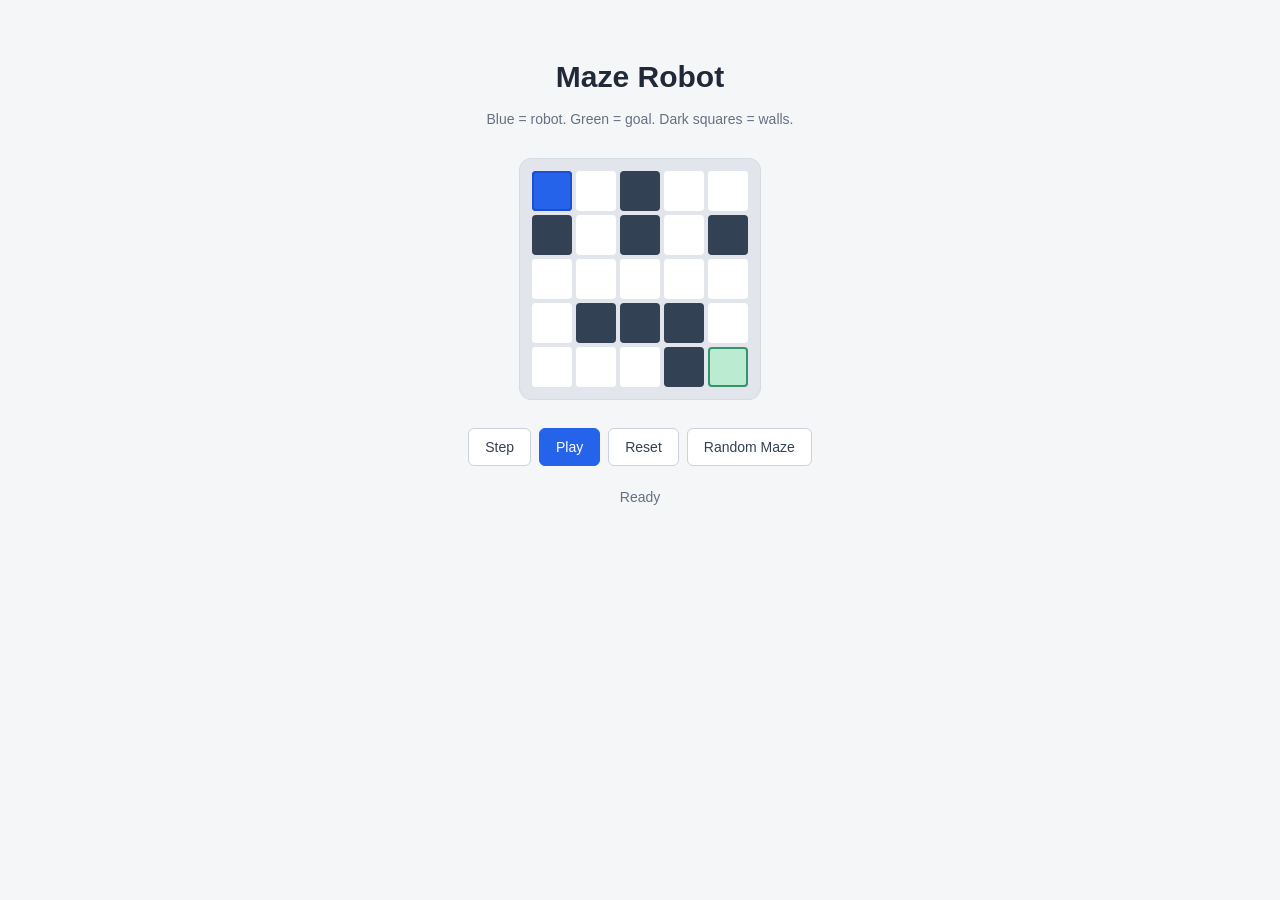
<file: web/index.html>
<!DOCTYPE html>
<html lang="en">
<head>
    <meta charset="UTF-8">
    <meta name="viewport" content="width=device-width, initial-scale=1">
    <title>Maze Robot</title>
    <link rel="stylesheet" href="style.css">
    <script src="script.js" defer></script>
</head>
<body>
    <h1>Maze Robot</h1>
    <p>Blue = robot. Green = goal. Dark squares = walls.</p>

    <div id="maze"></div>

    <div id="controls">
        <button id="step-button">Step</button>
        <button id="play-button">Play</button>
        <button id="reset-button">Reset</button>
        <button id="random-button">Random Maze</button>
    </div>

    <p id="status"></p>
</body>
</html>
</file>
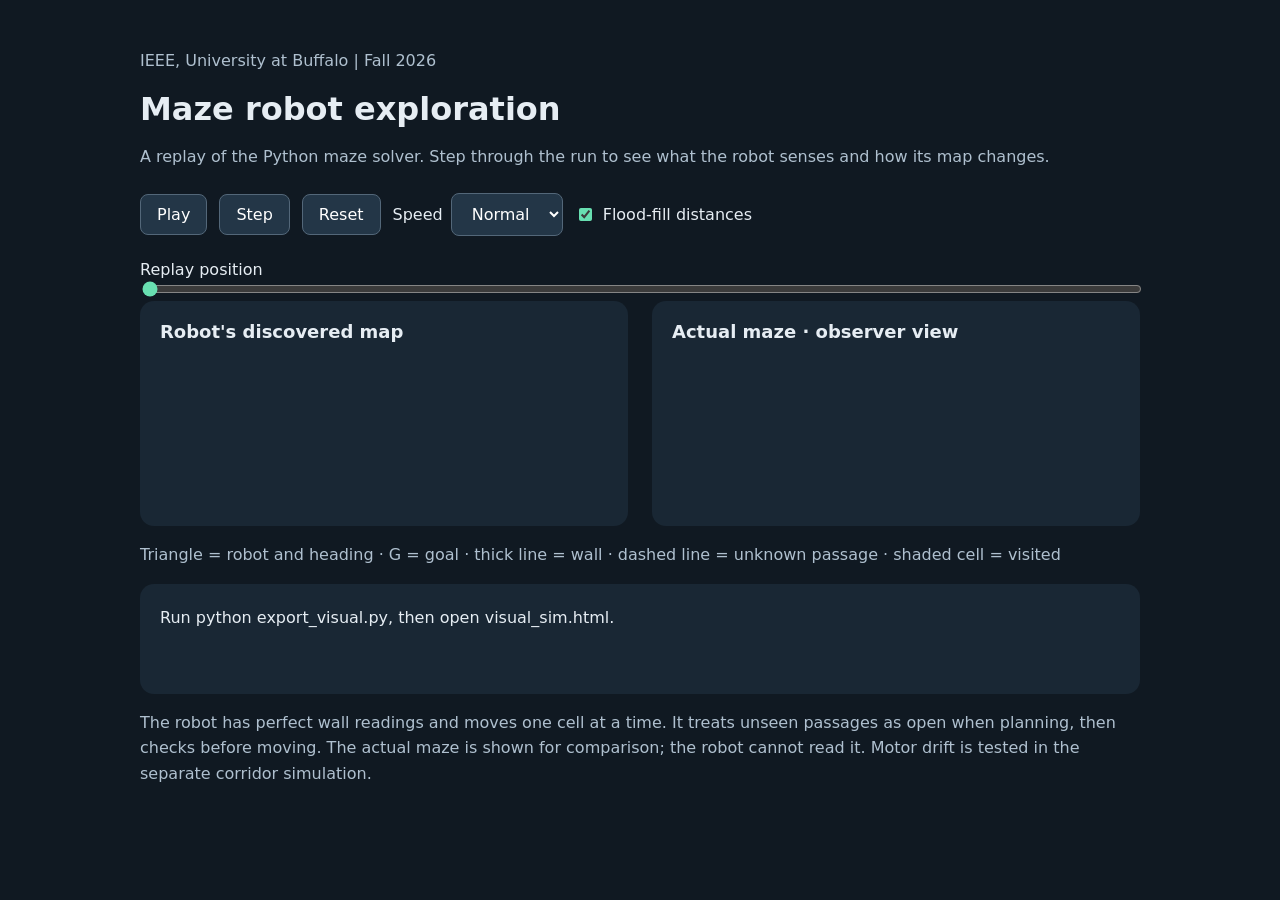
<file: visual_template.html>
<!doctype html>
<html lang="en">
  <head>
    <meta charset="utf-8" />
    <meta name="viewport" content="width=device-width,initial-scale=1" />
    <title>Maze robot exploration</title>
    <style>
      body {
        margin: 0;
        background: #101922;
        color: #e6edf3;
        font:
          16px system-ui,
          sans-serif;
      }
      main {
        max-width: 1000px;
        margin: auto;
        padding: 32px;
      }
      h1 {
        margin: 8px 0;
      }
      p {
        color: #afc0cf;
        line-height: 1.6;
      }
      .controls {
        display: flex;
        gap: 12px;
        align-items: center;
        flex-wrap: wrap;
        margin: 24px 0;
      }
      button,
      select {
        font: inherit;
        padding: 10px 16px;
        border: 1px solid #536779;
        border-radius: 8px;
        background: #233647;
        color: white;
        cursor: pointer;
      }
      button:disabled {
        opacity: 0.45;
        cursor: default;
      }
      input {
        max-width: 100%;
        accent-color: #68dfb1;
      }
      .maps {
        display: grid;
        grid-template-columns: 1fr 1fr;
        gap: 24px;
      }
      .panel {
        padding: 20px;
        background: #192734;
        border-radius: 14px;
      }
      svg {
        width: 100%;
        height: auto;
        display: block;
      }
      h2 {
        font-size: 18px;
        margin: 0 0 14px;
      }
      .status {
        min-height: 70px;
        line-height: 1.7;
      }
      label {
        display: flex;
        gap: 8px;
        align-items: center;
      }
      #progress {
        width: 100%;
      }
      @media (max-width: 650px) {
        main {
          padding: 18px;
        }
        .maps {
          grid-template-columns: 1fr;
        }
      }
    </style>
  </head>
  <body>
    <main>
      <p>IEEE, University at Buffalo | Fall 2026</p>
      <h1>Maze robot exploration</h1>
      <p>
        A replay of the Python maze solver. Step through the run to see what the
        robot senses and how its map changes.
      </p>
      <div class="controls">
        <button id="play">Play</button>
        <button id="step">Step</button>
        <button id="reset">Reset</button>
        <label>
          Speed
          <select id="speed">
            <option value="1000">Slow</option>
            <option value="500" selected>Normal</option>
            <option value="180">Fast</option>
          </select>
        </label>
        <label>
          <input id="numbers" type="checkbox" checked />
          Flood-fill distances
        </label>
      </div>
      <label for="progress">
        Replay position
        <span id="frameLabel"></span>
      </label>
      <input id="progress" type="range" min="0" value="0" />
      <div class="maps">
        <section class="panel">
          <h2>Robot's discovered map</h2>
          <svg
            id="known"
            role="img"
            aria-label="Discovered maze, with robot heading, walls, and flood-fill distances"
          ></svg>
        </section>
        <section class="panel">
          <h2>Actual maze · observer view</h2>
          <svg
            id="actual"
            role="img"
            aria-label="True maze layout, unavailable to the robot planner"
          ></svg>
        </section>
      </div>
      <p>
        Triangle = robot and heading · G = goal · thick line = wall · dashed
        line = unknown passage · shaded cell = visited
      </p>
      <div class="panel status" id="status" aria-live="polite"></div>
      <p>
        The robot has perfect wall readings and moves one cell at a time. It
        treats unseen passages as open when planning, then checks before moving.
        The actual maze is shown for comparison; the robot cannot read it. Motor
        drift is tested in the separate corridor simulation.
      </p>
    </main>
    <script>
      const data = /*REPLAY_DATA*/ null;
      if (!data) {
        document.getElementById("status").textContent =
          "Run python export_visual.py, then open visual_sim.html.";
      } else {
        let frame = 0,
          timer = null;
        const $ = (id) => document.getElementById(id),
          ns = "http://www.w3.org/2000/svg";

        function element(tag, attributes, parent, text) {
          let node = document.createElementNS(ns, tag);
          for (const [k, v] of Object.entries(attributes))
            node.setAttribute(k, v);
          if (text !== undefined) node.textContent = text;
          parent.appendChild(node);
          return node;
        }

        function draw(id, truth) {
          const svg = $(id),
            f = data.frames[frame],
            rows = data.maze.length - 2,
            cols = data.maze[0].length - 2,
            s = 48,
            p = 10;
          svg.replaceChildren();
          svg.setAttribute(
            "viewBox",
            `0 0 ${cols * s + 2 * p} ${rows * s + 2 * p}`,
          );
          const visited = new Set(f.visited.map((c) => c.join(","))),
            walls = new Map(
              f.walls.map(([r, c, d, w]) => [`${r},${c},${d}`, w]),
            ),
            dist = new Map(f.distances.map(([r, c, n]) => [`${r},${c}`, n]));
          for (let r = 1; r <= rows; r++)
            for (let c = 1; c <= cols; c++) {
              let x = p + (c - 1) * s,
                y = p + (r - 1) * s,
                key = `${r},${c}`;
              element(
                "rect",
                {
                  x,
                  y,
                  width: s,
                  height: s,
                  fill: truth
                    ? data.maze[r][c] === "#"
                      ? "#708499"
                      : "#243b4b"
                    : visited.has(key)
                      ? "#245448"
                      : "#233342",
                  stroke: "#425466",
                  "stroke-width": 0.5,
                },
                svg,
              );
              if (!truth && $("numbers").checked && dist.has(key))
                element(
                  "text",
                  {
                    x: x + s / 2,
                    y: y + s / 2 + 5,
                    "text-anchor": "middle",
                    fill: "#a7bbca",
                    "font-size": 13,
                  },
                  svg,
                  dist.get(key),
                );
              if (!truth)
                for (let d = 0; d < 4; d++) {
                  const boundary =
                    (d === 0 && r === 1) ||
                    (d === 1 && c === cols) ||
                    (d === 2 && r === rows) ||
                    (d === 3 && c === 1);
                  const wall = boundary ? true : walls.get(`${key},${d}`);
                  if (wall === false) continue;
                  const ends = [
                    [x, y, x + s, y],
                    [x + s, y, x + s, y + s],
                    [x, y + s, x + s, y + s],
                    [x, y, x, y + s],
                  ][d];
                  element(
                    "line",
                    {
                      x1: ends[0],
                      y1: ends[1],
                      x2: ends[2],
                      y2: ends[3],
                      stroke: wall ? "#f1cf8b" : "#607183",
                      "stroke-width": wall ? 4 : 1,
                      "stroke-dasharray": wall ? "none" : "4 4",
                    },
                    svg,
                  );
                }
            }
          let [gr, gc] = data.goal;
          element(
            "text",
            {
              x: p + (gc - 0.5) * s,
              y: p + (gr - 0.5) * s + 7,
              "text-anchor": "middle",
              fill: "#f7db99",
              "font-size": 20,
              "font-weight": "bold",
            },
            svg,
            "G",
          );
          const [r, c] = f.position,
            cx = p + (c - 0.5) * s,
            cy = p + (r - 0.5) * s;
          element(
            "polygon",
            {
              points: "0,-15 11,12 0,7 -11,12",
              transform: `translate(${cx} ${cy}) rotate(${f.heading * 90})`,
              fill: "#72efbf",
              stroke: "#0d201a",
              "stroke-width": 2,
            },
            svg,
          );
        }

        function render() {
          const f = data.frames[frame];
          draw("known", false);
          draw("actual", true);
          $("progress").value = frame;
          $("frameLabel").textContent = `${frame + 1} / ${data.frames.length}`;
          $("step").disabled = frame === data.frames.length - 1;
          const previous = frame ? data.frames[frame - 1] : null;
          let action = !previous
            ? "Start"
            : previous.position.join(",") === f.position.join(",")
              ? "Turn and re-sense"
              : "Move, sense, and replan";
          const heading = ["north", "east", "south", "west"][f.heading];
          const readings = f.readings
            .map((v) => v.sensor + ": " + (v.wall ? "wall" : "open"))
            .join(" | ");
          const goalMessage =
            frame === data.frames.length - 1
              ? " · Goal reached in " + data.moves + " moves."
              : "";
          $("status").textContent =
            `${action} · Cell (${f.position}) · Facing ${heading} · ` +
            readings +
            goalMessage;
        }

        function pause() {
          clearInterval(timer);
          timer = null;
          $("play").textContent = "Play";
        }

        function advance() {
          if (frame < data.frames.length - 1) {
            frame++;
            render();
          }
          if (frame === data.frames.length - 1) pause();
        }

        function play() {
          if (frame === data.frames.length - 1) frame = 0;
          render();
          $("play").textContent = "Pause";
          timer = setInterval(advance, Number($("speed").value));
        }

        $("play").onclick = () => (timer ? pause() : play());
        $("step").onclick = () => {
          pause();
          advance();
        };
        $("reset").onclick = () => {
          pause();
          frame = 0;
          render();
        };
        $("progress").max = data.frames.length - 1;
        $("progress").oninput = () => {
          pause();
          frame = Number($("progress").value);
          render();
        };
        $("numbers").onchange = render;
        $("speed").onchange = () => {
          if (timer) {
            pause();
            play();
          }
        };
        render();
      }
    </script>
  </body>
</html>
</file>
<file: web/style.css>
* {
    box-sizing: border-box;
}

body {
    max-width: 560px;
    margin: 60px auto;
    padding: 0 24px;
    background: #f5f6f8;
    color: #202938;
    font-family: Arial, sans-serif;
    text-align: center;
}

h1 {
    margin-bottom: 10px;
    font-size: 30px;
}

p {
    color: #657084;
    font-size: 14px;
    line-height: 1.6;
}

#maze {
    display: grid;
    gap: 4px;
    width: fit-content;
    margin: 28px auto;
    padding: 12px;
    background: #e2e6ec;
    border: 1px solid #d5dbe3;
    border-radius: 12px;
}

.cell {
    width: 100%;
    height: 40px;
    background: #ffffff;
    border-radius: 4px;
}

.wall {
    background: #334155;
}

.goal {
    background: #bbebd0;
    box-shadow: inset 0 0 0 2px #359568;
}

.robot {
    background: #2563eb;
    box-shadow: inset 0 0 0 2px #1d4ed8;
}

#controls {
    display: flex;
    justify-content: center;
    flex-wrap: wrap;
    gap: 8px;
}

button {
    padding: 10px 16px;
    background: #ffffff;
    color: #334155;
    border: 1px solid #cbd2dc;
    border-radius: 6px;
    font: inherit;
    font-size: 14px;
    cursor: pointer;
}

button:hover {
    background: #e9edf3;
}

button:focus-visible {
    outline: 3px solid #93b4ff;
    outline-offset: 3px;
}

#play-button {
    background: #2563eb;
    color: white;
    border-color: #2563eb;
}

#play-button:hover {
    background: #1d4ed8;
}

#status {
    min-height: 24px;
    margin-top: 20px;
}
</file>
